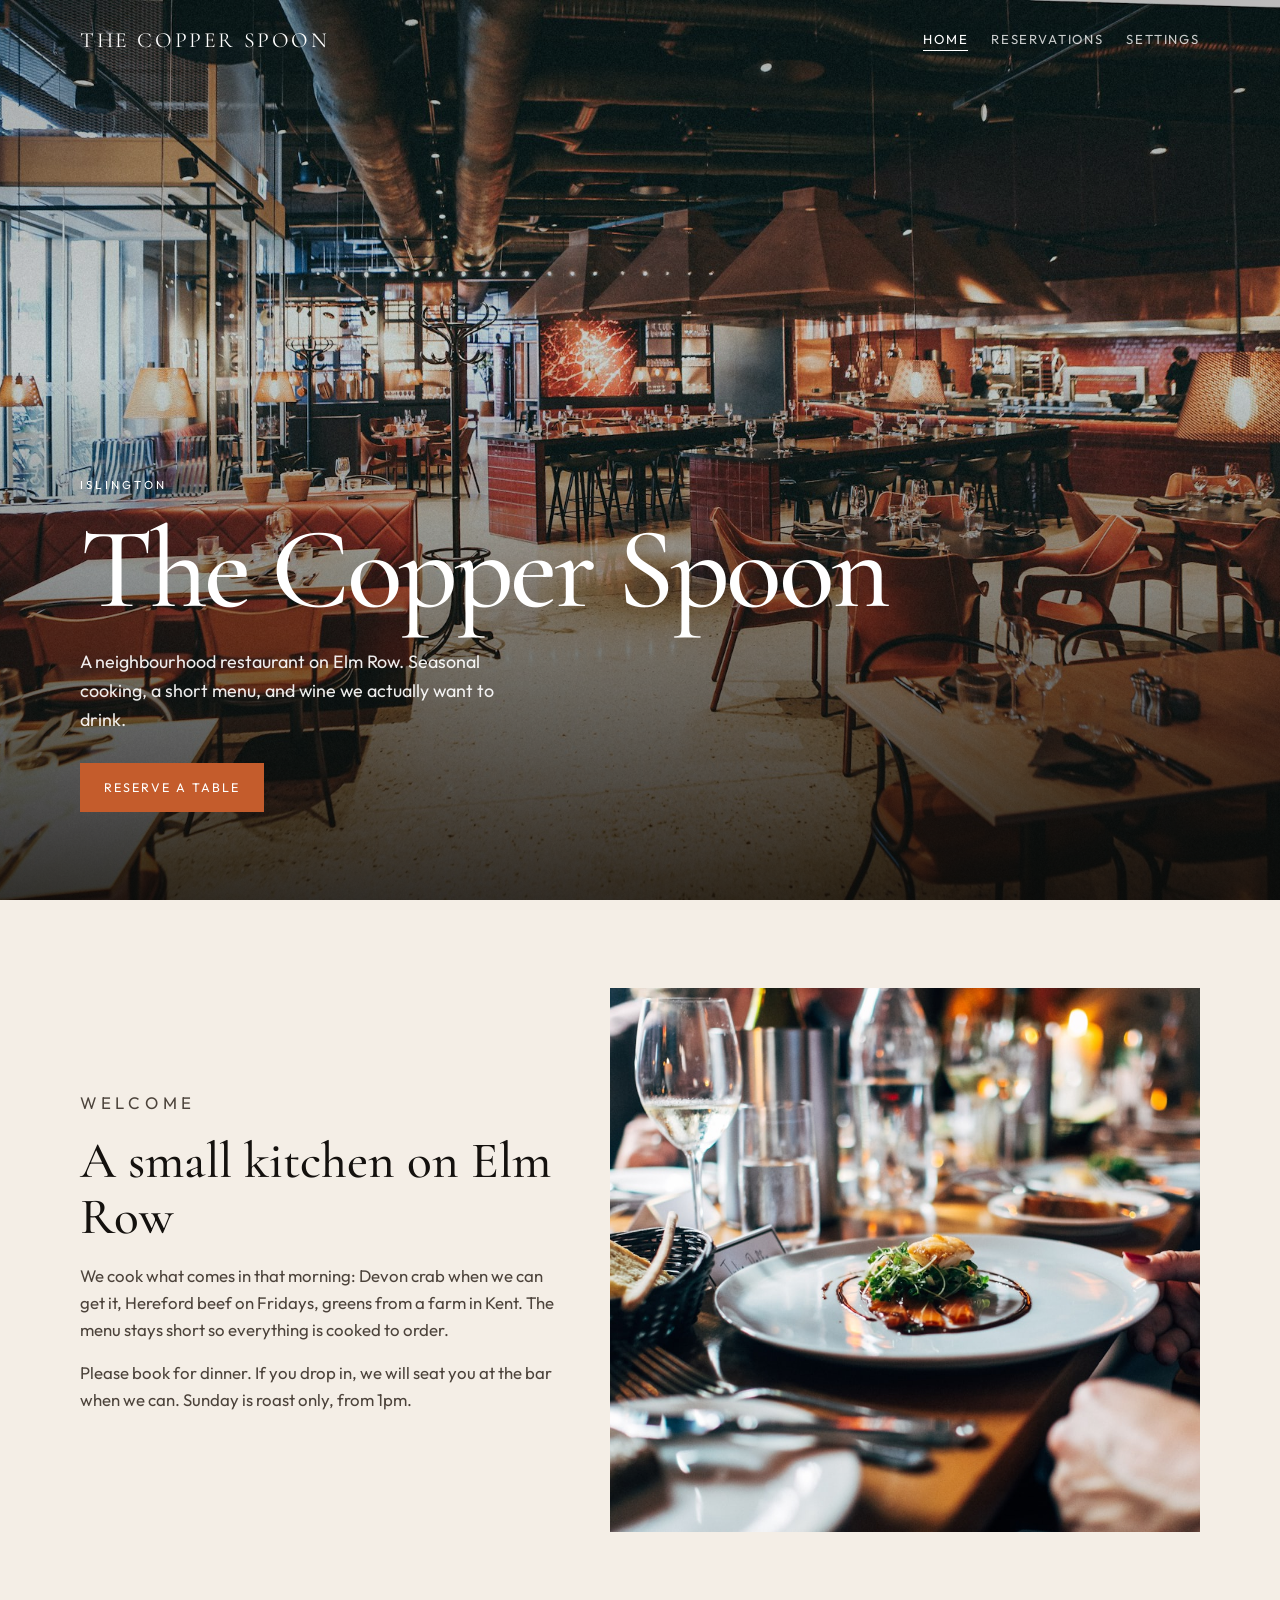
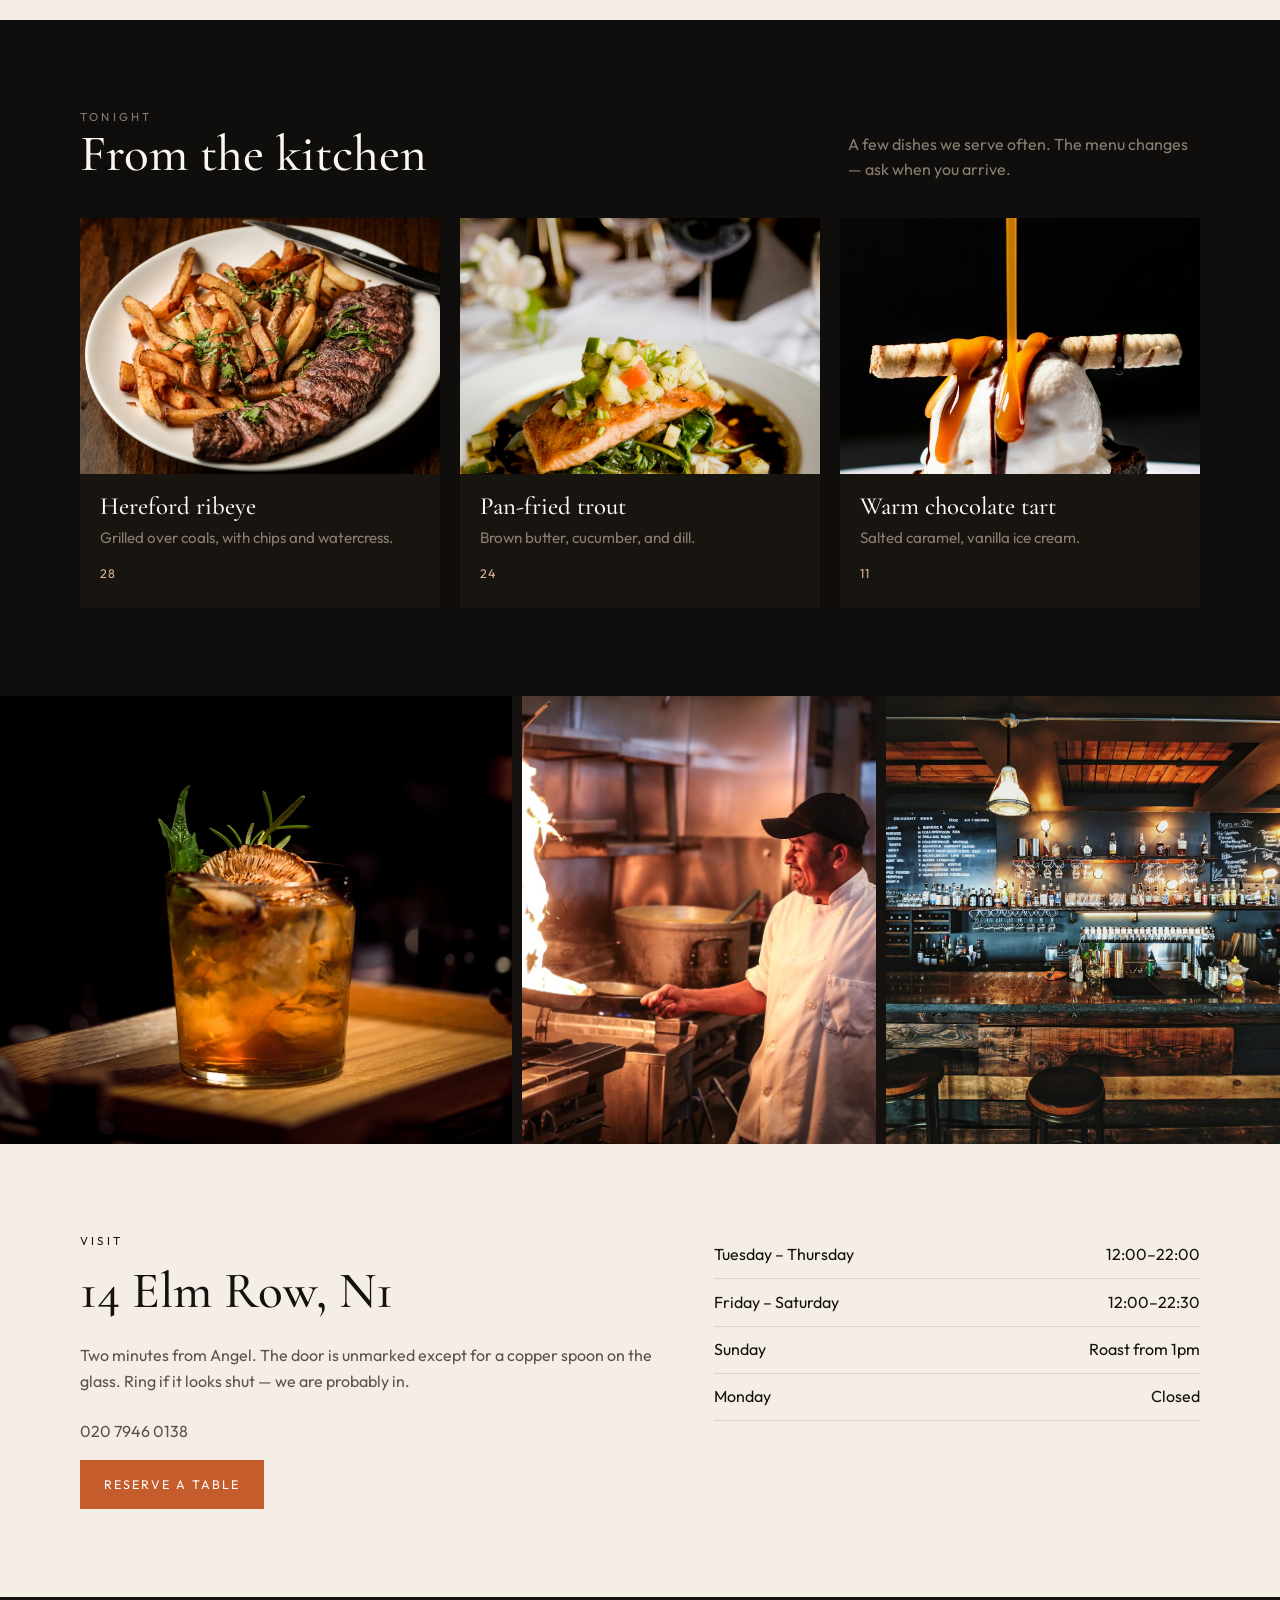
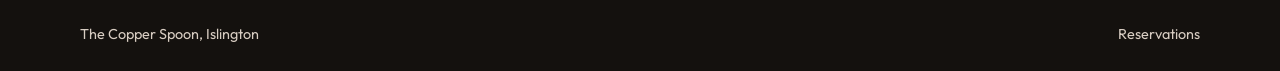
<file: index.html>
<!DOCTYPE html>
<html lang="en">
  <head>
    <meta charset="utf-8" />
    <meta name="viewport" content="width=device-width, initial-scale=1" />
    <title>The Copper Spoon — Islington</title>
    <link rel="preconnect" href="https://fonts.googleapis.com" />
    <link rel="preconnect" href="https://fonts.gstatic.com" crossorigin />
    <link
      href="https://fonts.googleapis.com/css2?family=Cormorant+Garamond:ital,wght@0,500;0,600;1,500&family=Outfit:wght@400;500;600&display=swap"
      rel="stylesheet"
    />
    <link rel="stylesheet" href="css/styles.css" />
    <script src="js/restref.js?v=4"></script>
  </head>
  <body>
    <header class="site-header">
      <div class="nav-wrap">
        <a class="brand" href="index.html">The Copper Spoon</a>
        <nav class="nav-links" aria-label="Primary">
          <a href="index.html" aria-current="page">Home</a>
          <a href="reservations.html">Reservations</a>
          <a href="settings.html">Settings</a>
        </nav>
      </div>
      <!-- Floating widget from Settings. Paste in the site header. -->
      <script>
        Restref.write("home");
      </script>
    </header>

    <section class="hero">
      <img
        class="hero-photo"
        src="images/hero-dining.jpg"
        alt="The dining room at The Copper Spoon, with copper lights and an open kitchen"
      />
      <div class="hero-inner">
        <p class="eyebrow">Islington</p>
        <h1>The Copper Spoon</h1>
        <p class="lede">
          A neighbourhood restaurant on Elm Row. Seasonal cooking, a short menu,
          and wine we actually want to drink.
        </p>
        <a class="button" href="reservations.html">Reserve a table</a>
      </div>
    </section>

    <section class="section section-light">
      <div class="section-inner intro-grid">
        <div class="intro-copy">
          <p class="eyebrow">Welcome</p>
          <h2>A small kitchen on Elm Row</h2>
          <p>
            We cook what comes in that morning: Devon crab when we can get it,
            Hereford beef on Fridays, greens from a farm in Kent. The menu stays
            short so everything is cooked to order.
          </p>
          <p>
            Please book for dinner. If you drop in, we will seat you at the bar
            when we can. Sunday is roast only, from 1pm.
          </p>
        </div>
        <img
          class="intro-photo"
          src="images/table.jpg"
          alt="A scallop dish being set down at the table"
        />
      </div>
    </section>

    <section class="section section-dark">
      <div class="section-inner">
        <div class="menu-head">
          <div>
            <p class="eyebrow">Tonight</p>
            <h2>From the kitchen</h2>
          </div>
          <p>A few dishes we serve often. The menu changes — ask when you arrive.</p>
        </div>
        <div class="menu-grid">
          <article class="dish">
            <img src="images/dish-roast.jpg" alt="Sliced ribeye with chips" />
            <div class="dish-body">
              <h3>Hereford ribeye</h3>
              <p>Grilled over coals, with chips and watercress.</p>
              <span class="price">28</span>
            </div>
          </article>
          <article class="dish">
            <img src="images/dish-fish.jpg" alt="Pan-fried trout with cucumber" />
            <div class="dish-body">
              <h3>Pan-fried trout</h3>
              <p>Brown butter, cucumber, and dill.</p>
              <span class="price">24</span>
            </div>
          </article>
          <article class="dish">
            <img src="images/dish-pudding.jpg" alt="Warm chocolate pudding with ice cream and caramel" />
            <div class="dish-body">
              <h3>Warm chocolate tart</h3>
              <p>Salted caramel, vanilla ice cream.</p>
              <span class="price">11</span>
            </div>
          </article>
        </div>
      </div>
    </section>

    <section class="gallery" aria-label="The restaurant">
      <img src="images/wine.jpg" alt="A whisky cocktail on a wooden tray" />
      <img src="images/kitchen.jpg" alt="The open kitchen, pan on the flame" />
      <img src="images/reserve-bg.jpg" alt="The bar at The Copper Spoon" />
    </section>

    <section class="section section-light">
      <div class="section-inner visit-grid">
        <div>
          <p class="eyebrow">Visit</p>
          <h2>14 Elm Row, N1</h2>
          <p class="meta-note">
            Two minutes from Angel. The door is unmarked except for a copper
            spoon on the glass. Ring if it looks shut — we are probably in.
          </p>
          <p class="meta-note">020 7946 0138</p>
          <a class="button" href="reservations.html">Reserve a table</a>
        </div>
        <div>
          <ul class="hours-list">
            <li><span>Tuesday – Thursday</span> 12:00–22:00</li>
            <li><span>Friday – Saturday</span> 12:00–22:30</li>
            <li><span>Sunday</span> Roast from 1pm</li>
            <li><span>Monday</span> Closed</li>
          </ul>
        </div>
      </div>
    </section>

    <footer class="site-footer">
      <div class="footer-wrap">
        <span>The Copper Spoon, Islington</span>
        <a href="reservations.html">Reservations</a>
      </div>
    </footer>
  </body>
</html>
</file>
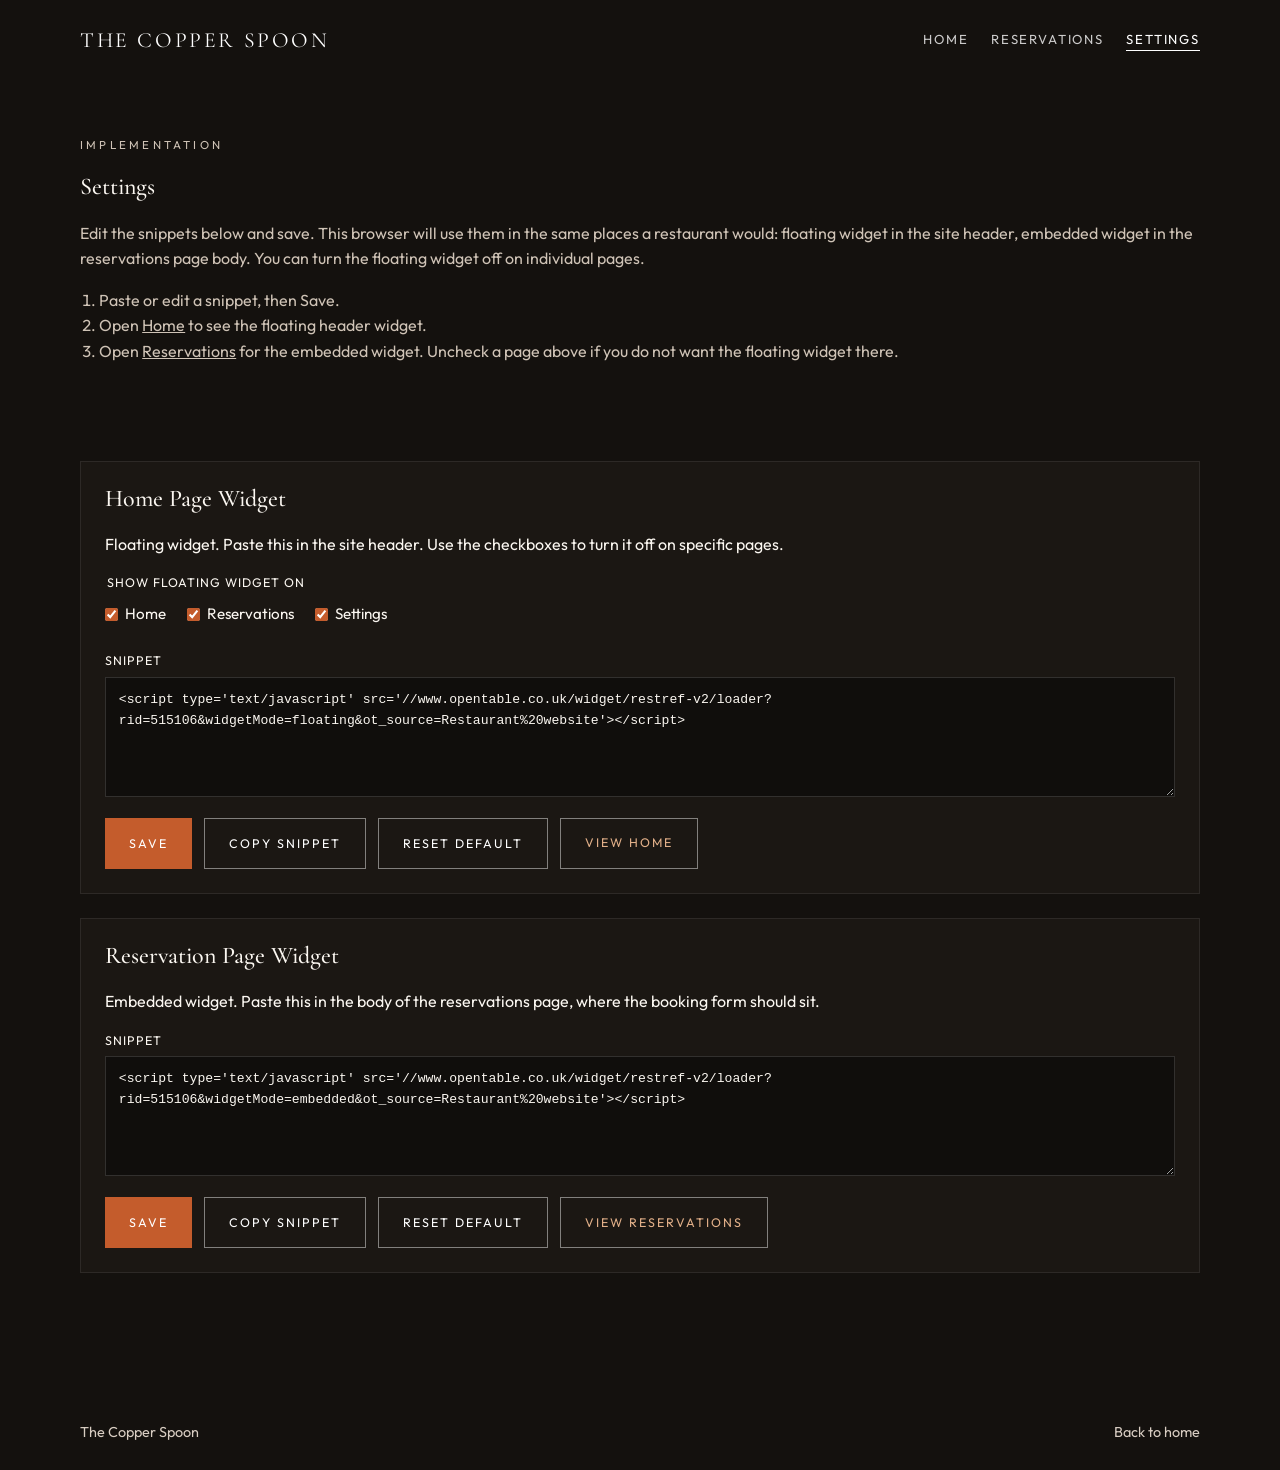
<file: settings.html>
<!DOCTYPE html>
<html lang="en">
  <head>
    <meta charset="utf-8" />
    <meta name="viewport" content="width=device-width, initial-scale=1" />
    <title>Settings — The Copper Spoon</title>
    <link rel="preconnect" href="https://fonts.googleapis.com" />
    <link rel="preconnect" href="https://fonts.gstatic.com" crossorigin />
    <link
      href="https://fonts.googleapis.com/css2?family=Cormorant+Garamond:ital,wght@0,500;0,600;1,500&family=Outfit:wght@400;500;600&display=swap"
      rel="stylesheet"
    />
    <link rel="stylesheet" href="css/styles.css" />
    <script src="js/restref.js?v=4"></script>
  </head>
  <body>
    <header class="site-header site-header--solid">
      <div class="nav-wrap">
        <a class="brand" href="index.html">The Copper Spoon</a>
        <nav class="nav-links" aria-label="Primary">
          <a href="index.html">Home</a>
          <a href="reservations.html">Reservations</a>
          <a href="settings.html" aria-current="page">Settings</a>
        </nav>
      </div>
      <!-- Floating widget from Settings. Paste in the site header. -->
      <script>
        Restref.write("home");
      </script>
    </header>

    <section class="page-hero">
      <div class="section-inner page-intro">
        <p class="eyebrow">Implementation</p>
        <h1>Settings</h1>
        <p>
          Edit the snippets below and save. This browser will use them in the
          same places a restaurant would: floating widget in the site header,
          embedded widget in the reservations page body. You can turn the
          floating widget off on individual pages.
        </p>
        <ol class="demo-steps">
          <li>Paste or edit a snippet, then Save.</li>
          <li>
            Open <a href="index.html">Home</a> to see the floating header widget.
          </li>
          <li>
            Open <a href="reservations.html">Reservations</a> for the embedded
            widget. Uncheck a page above if you do not want the floating widget
            there.
          </li>
        </ol>
      </div>
    </section>

    <section class="section">
      <div class="section-inner">
        <article class="snippet-card">
          <h2>Home Page Widget</h2>
          <p>
            Floating widget. Paste this in the site header. Use the checkboxes
            to turn it off on specific pages.
          </p>
          <form id="home-form">
            <fieldset class="page-toggles">
              <legend>Show floating widget on</legend>
              <label>
                <input type="checkbox" id="float-home" name="float-home" />
                Home
              </label>
              <label>
                <input type="checkbox" id="float-reservations" name="float-reservations" />
                Reservations
              </label>
              <label>
                <input type="checkbox" id="float-settings" name="float-settings" />
                Settings
              </label>
            </fieldset>
            <label for="home-snippet">Snippet</label>
            <textarea id="home-snippet" name="home-snippet" spellcheck="false"></textarea>
            <div class="actions">
              <button class="button" type="submit">Save</button>
              <button class="button button-secondary" id="home-copy" type="button">
                Copy snippet
              </button>
              <button class="button button-secondary" id="home-reset" type="button">
                Reset default
              </button>
              <a class="button button-secondary" href="index.html">View Home</a>
            </div>
          </form>
        </article>

        <article class="snippet-card">
          <h2>Reservation Page Widget</h2>
          <p>
            Embedded widget. Paste this in the body of the reservations page,
            where the booking form should sit.
          </p>
          <form id="reservations-form">
            <label for="reservations-snippet">Snippet</label>
            <textarea
              id="reservations-snippet"
              name="reservations-snippet"
              spellcheck="false"
            ></textarea>
            <div class="actions">
              <button class="button" type="submit">Save</button>
              <button class="button button-secondary" id="reservations-copy" type="button">
                Copy snippet
              </button>
              <button class="button button-secondary" id="reservations-reset" type="button">
                Reset default
              </button>
              <a class="button button-secondary" href="reservations.html">
                View Reservations
              </a>
            </div>
          </form>
        </article>

        <p class="status" id="status" aria-live="polite"></p>
      </div>
    </section>

    <footer class="site-footer">
      <div class="footer-wrap">
        <span>The Copper Spoon</span>
        <a href="index.html">Back to home</a>
      </div>
    </footer>

    <script src="js/settings.js?v=4"></script>
  </body>
</html>
</file>
<file: css/styles.css>
:root {
  --ink: #14110e;
  --muted: #8a7d70;
  --paper: #f4eee6;
  --cream: #fbf7f1;
  --copper: #c45c2c;
  --copper-dark: #9a3f18;
  --line: rgba(255, 255, 255, 0.16);
  --panel: #1c1814;
  --serif: "Cormorant Garamond", Georgia, serif;
  --sans: "Outfit", "Helvetica Neue", sans-serif;
}

* {
  box-sizing: border-box;
}

html {
  scroll-behavior: smooth;
}

body {
  margin: 0;
  color: var(--ink);
  background: var(--ink);
  font-family: var(--sans);
  line-height: 1.6;
}

img {
  max-width: 100%;
  display: block;
}

a {
  color: inherit;
}

.site-header {
  position: absolute;
  top: 0;
  left: 0;
  right: 0;
  z-index: 20;
  color: #fff;
}

.site-header--solid {
  position: relative;
  background: var(--ink);
}

.nav-wrap,
.footer-wrap,
.hero-inner,
.section-inner {
  width: min(1120px, calc(100% - 2.5rem));
  margin: 0 auto;
}

.nav-wrap {
  display: flex;
  align-items: center;
  justify-content: space-between;
  gap: 1rem;
  min-height: 5rem;
}

.brand {
  font-family: var(--serif);
  font-size: 1.35rem;
  letter-spacing: 0.12em;
  text-transform: uppercase;
  text-decoration: none;
}

.nav-links {
  display: flex;
  flex-wrap: wrap;
  gap: 1.4rem;
  font-size: 0.82rem;
  letter-spacing: 0.14em;
  text-transform: uppercase;
}

.nav-links a {
  text-decoration: none;
  opacity: 0.78;
}

.nav-links a:hover,
.nav-links a[aria-current="page"] {
  opacity: 1;
  border-bottom: 1px solid #fff;
}

.hero {
  position: relative;
  min-height: 100vh;
  display: grid;
  place-items: end stretch;
  color: #fff;
  overflow: hidden;
}

.hero-photo {
  position: absolute;
  inset: 0;
  width: 100%;
  height: 100%;
  object-fit: cover;
  object-position: center 40%;
}

.hero::after {
  content: "";
  position: absolute;
  inset: 0;
  background:
    linear-gradient(180deg, rgba(12, 9, 7, 0.28) 0%, rgba(12, 9, 7, 0.15) 40%, rgba(12, 9, 7, 0.82) 100%);
}

.hero-inner {
  position: relative;
  z-index: 1;
  padding: 0 0 5.5rem;
}

.eyebrow {
  margin: 0 0 0.8rem;
  letter-spacing: 0.28em;
  text-transform: uppercase;
  font-size: 0.72rem;
}

h1,
h2,
h3 {
  font-family: var(--serif);
  font-weight: 500;
  line-height: 1.1;
}

.hero h1 {
  margin: 0 0 0.9rem;
  font-size: clamp(3.4rem, 9vw, 7.2rem);
  letter-spacing: -0.03em;
}

.lede {
  margin: 0 0 1.8rem;
  max-width: 28rem;
  font-size: 1.12rem;
  font-weight: 400;
  opacity: 0.92;
}

.button {
  display: inline-block;
  border: 0;
  border-radius: 0;
  padding: 0.9rem 1.5rem;
  background: var(--copper);
  color: #fff;
  text-decoration: none;
  font-family: var(--sans);
  font-size: 0.78rem;
  letter-spacing: 0.16em;
  text-transform: uppercase;
  cursor: pointer;
}

.button:hover {
  background: var(--copper-dark);
}

.button-secondary {
  background: transparent;
  color: #fff;
  border: 1px solid rgba(255, 255, 255, 0.45);
}

.button-secondary:hover {
  background: #fff;
  color: var(--ink);
}

.section {
  padding: 5.5rem 0;
}

.section-light {
  background: var(--paper);
  color: var(--ink);
}

.section-dark {
  background: #100e0c;
  color: var(--cream);
}

.intro-grid {
  display: grid;
  gap: 3rem;
  align-items: center;
}

@media (min-width: 860px) {
  .intro-grid {
    grid-template-columns: 0.9fr 1.1fr;
  }
}

.intro-copy h2 {
  margin: 0 0 1.1rem;
  font-size: clamp(2.2rem, 4vw, 3.4rem);
}

.intro-copy p {
  margin: 0 0 1rem;
  color: #4c433b;
  font-size: 1.05rem;
}

.intro-photo {
  width: 100%;
  height: 34rem;
  object-fit: cover;
}

.menu-head {
  display: flex;
  justify-content: space-between;
  gap: 1rem;
  align-items: end;
  margin-bottom: 2.2rem;
}

.menu-head h2 {
  margin: 0;
  font-size: clamp(2.2rem, 4vw, 3.3rem);
}

.menu-head p {
  margin: 0;
  max-width: 22rem;
  color: var(--muted);
}

.menu-grid {
  display: grid;
  gap: 1.25rem;
}

@media (min-width: 800px) {
  .menu-grid {
    grid-template-columns: repeat(3, 1fr);
  }
}

.dish {
  background: #181410;
}

.dish img {
  width: 100%;
  height: 16rem;
  object-fit: cover;
}

.dish-body {
  padding: 1.2rem 1.25rem 1.4rem;
}

.dish h3 {
  margin: 0 0 0.35rem;
  font-size: 1.55rem;
}

.dish p {
  margin: 0;
  color: var(--muted);
  font-size: 0.95rem;
}

.price {
  display: inline-block;
  margin-top: 0.85rem;
  letter-spacing: 0.12em;
  font-size: 0.78rem;
  color: #d8b49a;
}

.gallery {
  display: grid;
  gap: 0.6rem;
}

@media (min-width: 800px) {
  .gallery {
    grid-template-columns: 1.3fr 0.9fr 1fr;
    min-height: 28rem;
  }
}

.gallery img {
  width: 100%;
  height: 18rem;
  object-fit: cover;
}

@media (min-width: 800px) {
  .gallery img {
    height: 100%;
    min-height: 28rem;
  }
}

.visit-grid {
  display: grid;
  gap: 2.5rem;
}

@media (min-width: 800px) {
  .visit-grid {
    grid-template-columns: 1.1fr 0.9fr;
    align-items: start;
  }
}

.visit-grid h2 {
  margin: 0 0 0.8rem;
  font-size: clamp(2.2rem, 4vw, 3.3rem);
}

.hours-list {
  margin: 0;
  padding: 0;
  list-style: none;
}

.hours-list li {
  display: flex;
  justify-content: space-between;
  gap: 1rem;
  padding: 0.65rem 0;
  border-bottom: 1px solid rgba(20, 17, 14, 0.12);
}

.meta-note {
  margin-top: 1.5rem;
  color: #5c534b;
}

.page-reservations {
  min-height: 100vh;
}

.reserve-stage {
  position: relative;
  min-height: 100vh;
  display: grid;
  place-items: center;
  padding: 6.5rem 1.25rem 2.5rem;
}

.reserve-bg {
  position: absolute;
  inset: 0;
  width: 100%;
  height: 100%;
  object-fit: cover;
}

.reserve-stage::after {
  content: "";
  position: absolute;
  inset: 0;
  background: rgba(10, 8, 6, 0.62);
}

.widget-only {
  position: relative;
  z-index: 1;
  width: min(480px, 100%);
  background: transparent;
}

#restref-mount {
  min-height: 18rem;
  background: transparent;
}

#restref-mount [id^="ot-restref-v2-widget-container"] {
  background: transparent;
}

#restref-mount .ot-restref-v2-widget-iframe {
  display: block;
  width: 100% !important;
  max-width: 100% !important;
  border: 0;
  background: transparent;
}

.page-intro,
.snippet-card {
  color: var(--cream);
}

.page-hero {
  padding: 3.5rem 0 0.5rem;
}

.page-intro p,
.demo-steps {
  color: #cfc3b6;
}

.demo-steps {
  margin: 1rem 0 0;
  padding-left: 1.2rem;
}

.snippet-card {
  background: #1b1713;
  border: 1px solid rgba(255, 255, 255, 0.08);
  padding: 1.5rem;
}

.snippet-card + .snippet-card {
  margin-top: 1.5rem;
}

.snippet-card h2 {
  margin-top: 0;
}

.snippet-card textarea {
  min-height: 7.5rem;
}

.snippet-card a {
  color: #e2b089;
}

.page-toggles {
  margin: 0 0 1.2rem;
  padding: 0;
  border: 0;
}

.page-toggles legend {
  margin-bottom: 0.55rem;
  font-size: 0.78rem;
  letter-spacing: 0.08em;
  text-transform: uppercase;
}

.page-toggles label {
  display: inline-flex;
  align-items: center;
  gap: 0.45rem;
  margin: 0 1.1rem 0.35rem 0;
  text-transform: none;
  letter-spacing: 0;
  font-size: 0.95rem;
  cursor: pointer;
}

.page-toggles input {
  width: auto;
  margin: 0;
  accent-color: var(--copper);
}

a.button {
  text-align: center;
}

label {
  display: block;
  margin-bottom: 0.35rem;
  font-size: 0.78rem;
  letter-spacing: 0.08em;
  text-transform: uppercase;
}

input,
select,
textarea {
  width: 100%;
  border: 1px solid rgba(255, 255, 255, 0.14);
  background: #100e0c;
  color: var(--cream);
  padding: 0.7rem 0.8rem;
  font: inherit;
}

textarea {
  min-height: 8.5rem;
  font-family: ui-monospace, Menlo, Consolas, monospace;
  font-size: 0.82rem;
}

.actions {
  display: flex;
  flex-wrap: wrap;
  gap: 0.75rem;
  margin-top: 0.85rem;
}

.status {
  min-height: 1.4rem;
  margin: 0.75rem 0 0;
  font-size: 0.9rem;
}

.site-footer {
  padding: 1.6rem 0;
  color: #d8cdc2;
  font-size: 0.9rem;
}

.site-footer a {
  text-decoration: none;
}

.footer-wrap {
  display: flex;
  justify-content: space-between;
  gap: 1rem;
}

.site-header [id^="ot-restref-v2-widget-container"] {
  position: fixed;
  right: 1.25rem;
  bottom: 1.25rem;
  z-index: 2147483000;
  width: min(390px, calc(100vw - 2rem));
  max-height: calc(100vh - 2.5rem);
  background: transparent;
}

.site-header .ot-restref-v2-widget-iframe {
  display: block;
  width: 100% !important;
  max-width: 100% !important;
  height: min(640px, calc(100vh - 2.5rem));
  border: 0;
  background: transparent;
}
</file>
